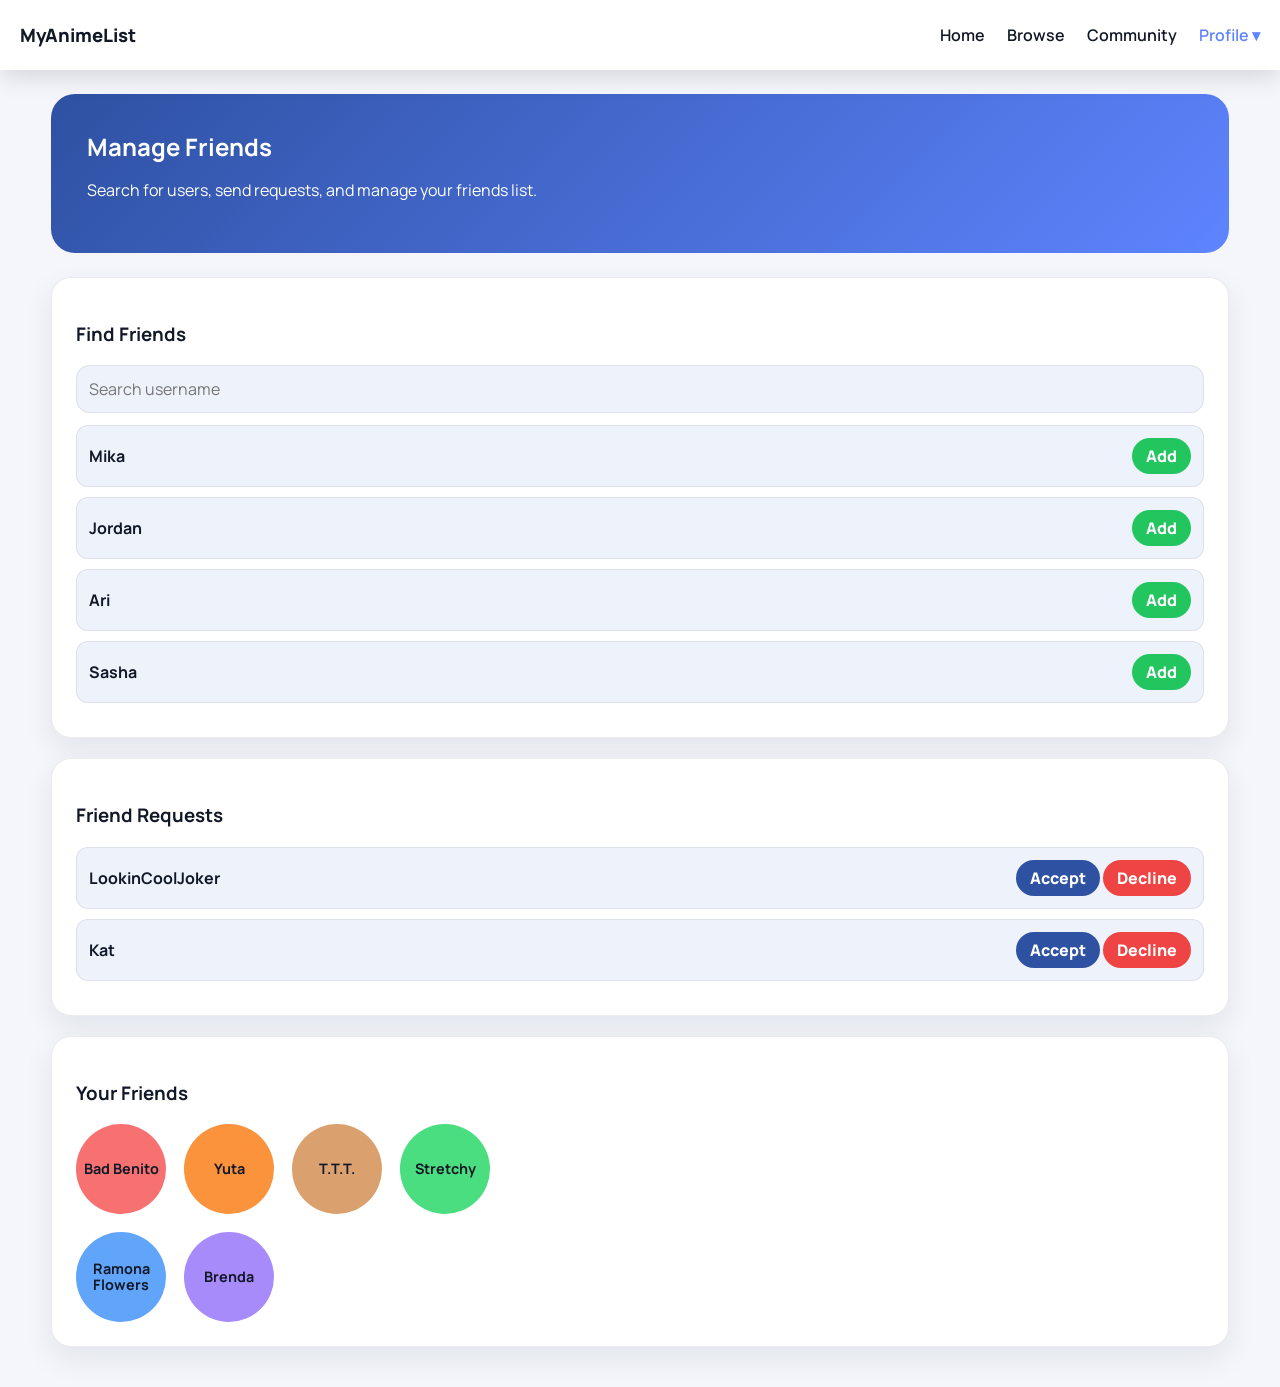
<file: friends.html>
<!DOCTYPE html>
<html lang="en">
<head>
    <meta charset="UTF-8">
    <meta name="viewport" content="width=device-width, initial-scale=1.0">
    <meta name="theme-color" content="#2E51A2">
    <title>Friends - MyAnimeList</title>
    <link rel="preconnect" href="https://fonts.googleapis.com">
    <link rel="preconnect" href="https://fonts.gstatic.com" crossorigin>
    <link href="https://fonts.googleapis.com/css2?family=Manrope:wght@200..800&display=swap" rel="stylesheet">
    <link rel="stylesheet" href="styles.css">
</head>
<body>

<header class="header">
  <span>
    <span class="brand">MyAnimeList</span>
    <nav>
      <ul>
        <li><a href="index.html">Home</a></li>
        <li><a href="browse.html">Browse</a></li>
        <li><a href="community.html">Community</a></li>
        <li><a href="profile.html" class="active-link"> Profile ▾</a></li>
      </ul>
    </nav>
  </span>
</header>

<main>
  <section class="browse-hero">
    <h1>Manage Friends</h1>
    <p>Search for users, send requests, and manage your friends list.</p>
  </section>

  <section class="friends-page-grid">

    <div class="profile-card">
      <h3>Find Friends</h3>
      <input id="friend-search" class="friend-search" placeholder="Search username">
      <div id="friend-results" class="friend-results"></div>
    </div>

    <div class="profile-card">
      <h3>Friend Requests</h3>
      <div id="friend-requests" class="friend-results"></div>
    </div>

    <div class="profile-card">
      <h3>Your Friends</h3>
      <div id="friends-grid" class="friends-grid"></div>
    </div>

  </section>
</main>

<script src="main.js"></script>
</body>
</html>
</file>
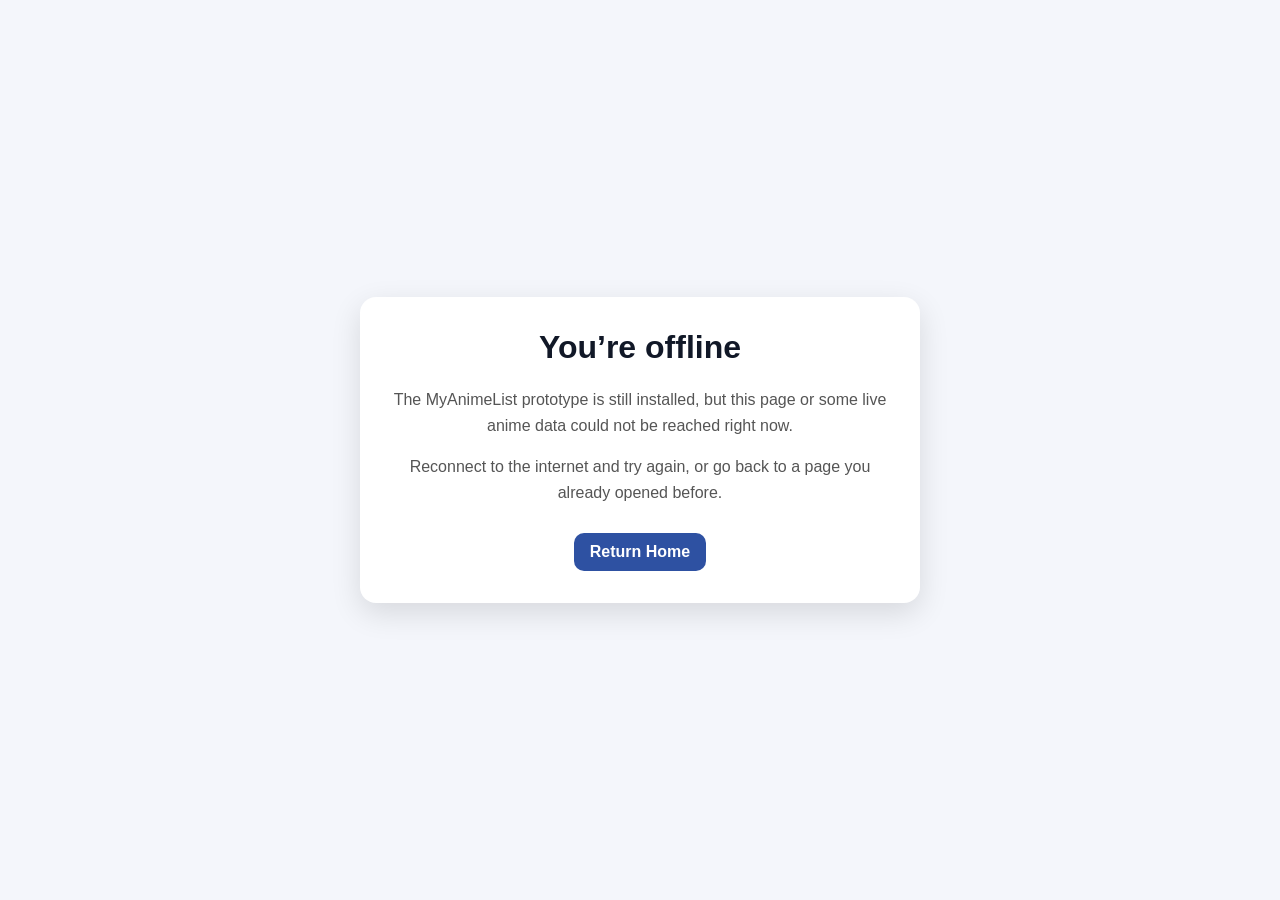
<file: offline.html>
<!DOCTYPE html>
<html lang="en">
<head>
  <meta charset="UTF-8">
  <meta name="viewport" content="width=device-width, initial-scale=1.0">
  <meta name="theme-color" content="#2E51A2">
  <title>Offline - MyAnimeList</title>
  <link rel="icon" href="https://upload.wikimedia.org/wikipedia/commons/7/7a/MyAnimeList_Logo.png">
  <link rel="stylesheet" href="styles.css">
  <style>
    .offline-wrap {
      min-height: 100vh;
      display: flex;
      align-items: center;
      justify-content: center;
      padding: 24px;
    }
    .offline-card {
      max-width: 560px;
      background: white;
      border-radius: 16px;
      box-shadow: 0 10px 30px rgba(0,0,0,0.12);
      padding: 32px;
      text-align: center;
    }
    .offline-card h1 { margin-top: 0; }
    .offline-card p { color: #555; line-height: 1.6; }
    .offline-card a {
      display: inline-block;
      margin-top: 12px;
      background: #2E51A2;
      color: white;
      text-decoration: none;
      padding: 10px 16px;
      border-radius: 10px;
      font-weight: 700;
    }
    @media (prefers-color-scheme: dark) {
      .offline-card { background: #1f1f1f; }
      .offline-card p { color: #ccc; }
    }
  </style>
</head>
<body>
  <div class="offline-wrap">
    <div class="offline-card">
      <h1>You’re offline</h1>
      <p>The MyAnimeList prototype is still installed, but this page or some live anime data could not be reached right now.</p>
      <p>Reconnect to the internet and try again, or go back to a page you already opened before.</p>
      <a href="index.html">Return Home</a>
    </div>
  </div>
</body>
</html>
</file>
<file: styles.css>
* {
  box-sizing: border-box;
  font-family: "Manrope", sans-serif;
}

:root {
  color-scheme: light dark;
  --bg: #f4f6fb;
  --surface: #ffffff;
  --surface-muted: #eef2fb;
  --text: #111827;
  --text-soft: #667085;
  --border: rgba(15, 23, 42, 0.08);
  --shadow: 0 12px 30px rgba(15, 23, 42, 0.08);
  --brand: #2E51A2;
  --brand-2: #5e84ff;
  --success: #3b82f6;
  --completed: #22c55e;
  --hold: #f59e0b;
  --danger: #ef4444;
  --planned: #8b5cf6;
}

@media (prefers-color-scheme: dark) {
  :root {
    --bg: #0f1115;
    --surface: #181c24;
    --surface-muted: #212734;
    --text: #f3f4f6;
    --text-soft: #a6aec2;
    --border: rgba(255, 255, 255, 0.08);
    --shadow: 0 12px 30px rgba(0, 0, 0, 0.28);
  }
}

body.dark {
  --bg: #0f1115;
  --surface: #181c24;
  --surface-muted: #212734;
  --text: #f3f4f6;
  --text-soft: #a6aec2;
  --border: rgba(255, 255, 255, 0.08);
  --shadow: 0 12px 30px rgba(0, 0, 0, 0.28);
}

body.light {
  --bg: #f4f6fb;
  --surface: #ffffff;
  --surface-muted: #eef2fb;
  --text: #111827;
  --text-soft: #667085;
  --border: rgba(15, 23, 42, 0.08);
}

html,
body {
  margin: 0;
  padding: 0;
  background: var(--bg);
  color: var(--text);
}

body {
  min-height: 100vh;
}

img {
  display: block;
  max-width: 100%;
}

a {
  color: inherit;
  text-decoration: none;
}

button,
input,
select,
textarea {
  font: inherit;
}

.header {
  position: sticky;
  top: 0;
  z-index: 100;
  background: var(--surface);
  box-shadow: 0 8px 24px rgba(0, 0, 0, 0.12);
  min-height: 70px;
  display: flex;
  align-items: center;
  padding: 14px 20px;
}

.header > span {
  width: min(1280px, 100%);
  margin: 0 auto;
  display: flex;
  justify-content: space-between;
  align-items: center;
  gap: 20px;
}

.brand {
  font-weight: 800;
  font-size: 1.15rem;
}

nav ul {
  list-style: none;
  display: flex;
  gap: 22px;
  margin: 0;
  padding: 0;
}

nav a {
  font-weight: 600;
  color: var(--text);
}

nav a:hover,
.active-link,
.text-link:hover {
  color: var(--brand-2);
}

.text-link {
  white-space: nowrap;
  background: var(--surface-muted);
  border: 1px solid var(--border);
  border-radius: 12px;
  padding: 8px 14px;
  font-weight: 700;
  font-size: 0.85rem;
  color: var(--text);
  display: inline-flex;
  align-items: center;
}

main {
  padding-bottom: 40px;
}

section {
  width: min(1200px, 92%);
  margin: 0 auto;
}

.section-header {
  margin-bottom: 14px;
}

.section-header h1,
.section-header h2,
.community-hero h1,
.browse-hero h1,
.profile-header h1 {
  margin: 0 0 8px;
}

.section-header p,
.helper-text,
.eyebrow,
.forum-meta,
.quick-label,
.update-meta,
.browse-meta,
.profile-kicker,
.anime-subtitle,
.episode-count,
.browse-description {
  color: var(--text-soft);
}

.eyebrow {
  text-transform: uppercase;
  letter-spacing: 0.08em;
  font-size: 0.76rem;
  font-weight: 800;
  margin: 0 0 6px;
}

.footer {
  width: 100%;
  padding: 25px;
  text-align: center;
  background: var(--brand);
  color: white;
}

.socials {
  display: flex;
  justify-content: center;
  align-items: center;
  gap: 10px;
  margin-bottom: 10px;
  flex-wrap: wrap;
}

.icon {
  width: 24px;
  height: 24px;
  cursor: pointer;
}

.featured,
.profile-page,
.browse-page {
  padding-top: 24px;
}

.home-panel {
  margin-top: 12px;
}

.anime-card-wrapper,
.trending-wrapper,
.forum-list,
.browse-grid {
  display: grid;
  gap: 20px;
}

.anime-card-wrapper {
  grid-template-columns: repeat(auto-fit, minmax(260px, 1fr));
  padding-bottom: 20px;
}

.trending-wrapper {
  grid-template-columns: repeat(auto-fit, minmax(270px, 1fr));
  padding-bottom: 24px;
}

.forum-list {
  grid-template-columns: repeat(auto-fit, minmax(220px, 1fr));
  padding-bottom: 28px;
}

.anime-card,
.profile-card,
.forum-card,
.browse-card {
  background: var(--surface);
  border: 1px solid var(--border);
  border-radius: 20px;
  box-shadow: var(--shadow);
}

.anime-card,
.browse-card {
  overflow: hidden;
  transition: transform 0.2s ease;
}

.anime-card:hover,
.browse-card:hover {
  transform: translateY(-2px);
}

.card-content {
  display: flex;
  gap: 15px;
  padding: 14px;
  align-items: stretch;
}

.anime-poster,
.browse-poster {
  width: 110px;
  min-width: 110px;
  height: 156px;
  object-fit: cover;
  border-radius: 14px;
  background: #cbd5e1;
}

.anime-info {
  display: flex;
  flex-direction: column;
  flex: 1;
  gap: 8px;
  justify-content: space-between;
}

.anime-title {
  margin: 0;
  line-height: 1.2;
}

.anime-subtitle {
  margin: 0;
}

.stats-row,
.browse-metrics,
.profile-quick-stats,
.card-heading-row,
.update-row,
.total-chip,
.friend-count,
.hero-actions {
  display: flex;
  align-items: center;
}

.stats-row {
  gap: 10px;
  flex-wrap: wrap;
}

.profile-quick-stats {
  flex-wrap: nowrap;
}

.profile-quick-stats > div {
  min-width: unset;
  flex: 1;
  padding: 10px;
}

.quick-label {
  font-size: 0.75rem;
}

.score-badge,
.rank-pill,
.status-pill {
  display: inline-flex;
  align-items: center;
  justify-content: center;
  border-radius: 999px;
  padding: 5px 10px;
  font-size: 0.82rem;
  font-weight: 800;
}

.score-badge {
  background: rgba(34, 197, 94, 0.15);
  color: #16a34a;
}

.rank-pill {
  background: rgba(46, 81, 162, 0.14);
  color: var(--brand-2);
}

.status-pill.watching,
.stat-fill.watching {
  background: var(--success);
}

.status-pill.completed,
.stat-fill.completed {
  background: var(--completed);
}

.status-pill.on-hold,
.stat-fill.on-hold {
  background: var(--hold);
}

.status-pill.dropped,
.stat-fill.dropped {
  background: var(--danger);
}

.status-pill.plan-to-watch,
.stat-fill.plan-to-watch {
  background: var(--planned);
}

.progress-container,
.bar {
  width: 100%;
  height: 10px;
  border-radius: 999px;
  overflow: hidden;
  background: rgba(148, 163, 184, 0.22);
}

.progress-bar,
.stat-fill {
  height: 100%;
  border-radius: 999px;
}

.progress-bar {
  background: var(--brand);
}

.quick-card .list-save-btn {
  margin-top: auto;
}

.community-hero,
.browse-hero {
  margin: 24px auto;
  padding: 36px;
  border-radius: 24px;
  color: white;
  background: linear-gradient(135deg, var(--brand), var(--brand-2));
}

body.dark .browse-search,
body.dark .multi-filter-btn {
  background: var(--surface);
  border: 1px solid var(--border);
  color: var(--text);
}

body.dark .browse-search::placeholder {
  color: var(--text-soft);
}

.forum-card {
  padding: 20px;
}

.carousel {
  position: relative;
  width: 100%;
  margin-top: 18px;
}

.carousel-card-area {
  position: relative;
}

.carousel-slide {
  display: none;
}

.carousel-slide.active {
  display: block;
  animation: fadeIn 0.45s ease-in-out;
}

@keyframes fadeIn {
  from { opacity: 0; }
  to { opacity: 1; }
}

.hero-card {
  min-height: 340px;
}

.hero-card-grid {
  display: grid;
  grid-template-columns: minmax(180px, 240px) 1fr;
  gap: 22px;
  padding: 24px;
  align-items: center;
}

.hero-poster {
  width: 100%;
  max-width: 240px;
  aspect-ratio: 2 / 3;
  object-fit: cover;
  border-radius: 18px;
  background: #cbd5e1;
}

.hero-copy {
  display: flex;
  flex-direction: column;
  gap: 12px;
  min-width: 0;
}

.hero-title {
  margin: 0;
  font-size: clamp(1.4rem, 2.8vw, 2.2rem);
  line-height: 1.08;
}

.hero-synopsis {
  display: -webkit-box;
  -webkit-line-clamp: 5;
  line-clamp: 5;
  -webkit-box-orient: vertical;
  overflow: hidden;
}

.hero-actions {
  gap: 12px;
  flex-wrap: wrap;
  margin-top: 4px;
}

.carousel-btn {
  position: absolute;
  top: 50%;
  transform: translateY(-50%);
  z-index: 20;
  width: 42px;
  height: 42px;
  border-radius: 999px;
  border: none;
  background: rgba(0, 0, 0, 0.45);
  color: white;
  display: flex;
  align-items: center;
  justify-content: center;
  cursor: pointer;
}

.prev {
  left: 14px;
}

.next {
  right: 14px;
}

.carousel-dots {
  display: flex;
  justify-content: center;
  gap: 8px;
  padding-top: 14px;
}

.dot {
  width: 11px;
  height: 11px;
  border: none;
  border-radius: 50%;
  background: #94a3b8;
  cursor: pointer;
}

.dot.active {
  background: var(--brand);
}

.profile-shell {
  overflow: hidden;
}

.profile-header {
  background: linear-gradient(180deg, rgba(46,81,162,0.12), rgba(46,81,162,0.04));
  border: 1px solid var(--border);
  border-radius: 24px;
}

.profile-banner {
  height: 140px;
  background: linear-gradient(135deg, var(--brand), var(--brand-2));
}

.profile-info-row {
  display: flex;
  align-items: flex-end;
  gap: 18px;
  flex-wrap: wrap;
  padding: 0 24px 24px;
  margin-top: -46px;
}

.avatar {
  width: 92px;
  height: 92px;
  border-radius: 50%;
  display: grid;
  place-items: center;
  font-size: 2rem;
  font-weight: 800;
  color: #111827;
  background: linear-gradient(135deg, #cbd5e1, #94a3b8);
  border: 4px solid var(--surface);
}

.user-details {
  flex: 1;
  display: flex;
  flex-direction: column;
  justify-content: center;
  min-width: 180px;
}

#profile-name {
  margin: 0;
  font-size: 2rem;
  line-height: 1.1;
}

#profile-tagline {
  margin: 6px 0 0;
  color: var(--text-soft);
}

.profile-quick-stats {
  gap: 14px;
  flex-wrap: wrap;
  justify-content: flex-end;
}

.profile-quick-stats > div,
.total-chip {
  min-width: 110px;
  padding: 12px 14px;
  border-radius: 16px;
  background: var(--surface);
  border: 1px solid var(--border);
  display: flex;
  flex-direction: column;
  gap: 4px;
}

.profile-grid {
  width: min(1200px, 92%);
  margin: 20px auto 0;
  display: grid;
  grid-template-columns: 1fr 1.2fr;
  gap: 20px;
}

.friends-card {
  display: flex;
  flex-direction: column;
  justify-content: flex-start;
  padding: 24px;
}

.updates-card {
  min-width: 0;
}

.update-row {
  display: grid;
  grid-template-columns: 52px 1fr auto;
}

.profile-card {
  padding: 24px;
}

.card-heading-row {
  justify-content: space-between;
  gap: 16px;
  margin-bottom: 16px;
}

.bio-input,
.browse-search,
.browse-filter,
.browse-form-grid select,
.browse-form-grid input {
  width: 100%;
  border: 1px solid var(--border);
  background: var(--surface-muted);
  color: var(--text);
  border-radius: 14px;
  padding: 12px 14px;
}

.bio-input {
  resize: vertical;
  min-height: 150px;
}

.bio-actions {
  display: flex;
  gap: 8px;
}

.secondary-btn,
.list-save-btn,
.primary-btn,
.browse-link-btn {
  border: none;
  border-radius: 12px;
  padding: 10px 16px;
  font-weight: 700;
  cursor: pointer;
  display: inline-flex;
  align-items: center;
  justify-content: center;
}

.list-save-btn,
.primary-btn {
  background: var(--brand);
  color: white;
}

.secondary-btn,
.browse-link-btn {
  background: var(--surface-muted);
  color: var(--text);
  border: 1px solid var(--border);
}

.stats-stack {
  display: grid;
  gap: 14px;
}

.stat-row {
  display: grid;
  grid-template-columns: 130px 1fr 48px;
  gap: 10px;
  align-items: center;
}

.totals-grid {
  display: grid;
  grid-template-columns: repeat(2, minmax(0, 1fr));
  gap: 12px;
  margin-top: 22px;
}

.updates-list {
  display: grid;
  gap: 12px;
}

.update-row {
  justify-content: space-between;
  gap: 12px;
  padding: 14px 16px;
  border-radius: 16px;
  background: var(--surface-muted);
  border: 1px solid var(--border);
}

.update-copy h3 {
  margin: 0 0 4px;
  font-size: 1rem;
}

.update-copy p {
  margin: 0;
  color: var(--text-soft);
}

.nav-dropdown {
  position: relative;
}

.nav-dropdown-menu {
  display: none;
  position: absolute;
  top: 100%;
  right: 0;
  background: var(--surface);
  border: 1px solid var(--border);
  border-radius: 12px;
  box-shadow: var(--shadow);
  min-width: 150px;
  padding: 8px;
  z-index: 200;
}

.nav-dropdown-menu a {
  display: block;
  padding: 10px 12px;
  border-radius: 8px;
}

.nav-dropdown-menu a:hover {
  background: var(--surface-muted);
}

.nav-dropdown:hover .nav-dropdown-menu {
  display: block;
}

.friends-page-grid .profile-card {
  padding: 24px;
}

.friend-result-card,
.friend-request-card {
  align-items: center;
  font-weight: 700;
}

.friends-grid {
  display: grid;
  grid-template-columns: repeat(4, 90px);
  gap: 18px;
  margin-top: 16px;
}

.friend {
  width: 90px;
  height: 90px;
  border-radius: 50%;

  display: flex;
  align-items: center;
  justify-content: center;
  text-align: center;

  font-weight: 700;
  font-size: 0.9rem;
  line-height: 1.1;
}

#friend-count {
  font-weight: 700;
  color: var(--text-soft);
}

.friends-card {
  min-height: 260px;
}

.friends-page-grid {
  display: grid;
  gap: 20px;
  margin-top: 20px;
}

.friend-search {
  width: 100%;
  padding: 12px;
  border-radius: 14px;
  border: 1px solid var(--border);
  background: var(--surface-muted);
  color: var(--text);
  margin-bottom: 12px;
}

.friend-result-card,
.friend-request-card {
  display: flex;
  justify-content: space-between;
  padding: 12px;
  border-radius: 12px;
  background: var(--surface-muted);
  border: 1px solid var(--border);
  margin-bottom: 10px;
}

.friend {
  background: var(--brand);
  color: #111827;
}

.friend:nth-child(6n + 1) { background: #f87171; }
.friend:nth-child(6n + 2) { background: #fb923c; }
.friend:nth-child(6n + 3) { background: #DAA06D; }
.friend:nth-child(6n + 4) { background: #4ade80; }
.friend:nth-child(6n + 5) { background: #60a5fa; }
.friend:nth-child(6n + 6) { background: #a78bfa; }

.add-btn,
.accept-btn {
  background: var(--brand);
  color: white;
  border: none;
  border-radius: 999px;
  padding: 7px 14px;
  font-weight: 800;
  cursor: pointer;
}

.add-btn {
  background: #22c55e;
}

.add-btn:hover {
  background: #16a34a;
}

.decline-btn {
  background: var(--danger);
  color: white;
  border: none;
  border-radius: 999px;
  padding: 7px 14px;
  font-weight: 800;
  cursor: pointer;
}

.browse-actions {
  display: grid;
  gap: 12px;
  margin-top: 16px;
  grid-template-columns: 2fr 1fr 1fr;
}

.browse-grid {
  grid-template-columns: 1fr;
}

.browse-card {
  padding: 18px;
}

.browse-card-top {
  display: grid;
  grid-template-columns: 120px 1fr;
  gap: 18px;
}

.browse-copy {
  min-width: 0;
}

.browse-title-row {
  display: flex;
  justify-content: space-between;
  gap: 12px;
  align-items: flex-start;
}

.browse-title-row h3 {
  margin: 0 0 4px;
}

.browse-metrics {
  gap: 10px;
  flex-wrap: wrap;
  margin: 10px 0 12px;
}

.browse-description {
  margin: 0;
  line-height: 1.55;
}

.browse-form-grid {
  margin-top: 18px;
  display: grid;
  grid-template-columns: 1.2fr 1fr 1fr auto;
  gap: 12px;
  align-items: end;
}

.browse-form-grid label {
  display: grid;
  gap: 8px;
  font-weight: 700;
}

.empty-state {
  padding: 20px;
  border-radius: 18px;
  background: var(--surface);
  border: 1px dashed var(--border);
  color: var(--text-soft);
}

@media (max-width: 920px) {
  .profile-grid {
    grid-template-columns: 1fr;
  }

  .browse-actions {
    grid-template-columns: 1fr;
  }

  .browse-form-grid {
    grid-template-columns: 1fr 1fr;
  }
}

@media (max-width: 760px) {
  .header > span {
    flex-direction: column;
    align-items: flex-start;
  }

  nav ul {
    flex-wrap: wrap;
    gap: 14px;
  }

  .community-hero,
  .browse-hero {
    padding: 24px;
  }

  .hero-card-grid {
    grid-template-columns: 1fr;
    padding: 18px;
  }

  .hero-poster {
    max-width: 220px;
    margin: 0 auto;
  }

  .carousel-card-area {
    min-height: auto;
  }

  .browse-card-top {
    grid-template-columns: 1fr;
  }

  .anime-poster,
  .browse-poster {
    width: 100px;
    min-width: 100px;
    height: 145px;
  }

  .friends-grid {
    grid-template-columns: repeat(3, 70px);;
  }
}

@media (max-width: 560px) {
  .profile-info-row {
    padding: 0 18px 18px;
  }

  .profile-quick-stats {
    width: 100%;
    justify-content: flex-start;
  }

  .totals-grid,
  .browse-form-grid {
    grid-template-columns: 1fr;
  }

  .update-row {
    flex-direction: column;
    align-items: flex-start;
  }

  .friends-grid {
    grid-template-columns: repeat(2, 82px);
    gap: 18px;
  }

  .friend {
    width: 82px;
    height: 82px;
    font-size: 0.8rem;
  }

    .carousel-btn {
    top: 50%;
    bottom: auto;
    transform: translateY(-50%);
    width: 38px;
    height: 38px;
  }

  .prev {
    left: 10px;
  }

  .next {
    right: 10px;
  }

  .update-poster {
    display: none;
  }
}

.friend-actions {
  display: flex;
  align-items: center;
  gap: 10px;
}

.add-friend-btn {
  background: #22c55e;
  color: white;
  border: none;
  border-radius: 999px;
  padding: 6px 12px;
  font-weight: 700;
  cursor: pointer;
  transition: 0.2s ease;
}

.add-friend-btn:hover {
  background: #16a34a;
}

.friend:nth-child(1) { background: #f87171; }
.friend:nth-child(2) { background: #fb923c; }
.friend:nth-child(3) { background: #DAA06D; }
.friend:nth-child(4) { background: #4ade80; }
.friend:nth-child(5) { background: #60a5fa; }
.friend:nth-child(6) { background: #a78bfa; }

.voice-search-wrap {
  position: relative;
  flex: 1;
}

.voice-search-wrap .browse-search {
  width: 100%;
  padding-right: 80px;
}

#voice-search-btn {
  position: absolute;
  right: 10px;
  top: 50%;
  transform: translateY(-50%);
  background: none;
  border: none;
  cursor: pointer;
  font-size: 1rem;
  padding: 4px;
  color: var(--text-soft);
  display: flex;
  align-items: center;
}

#voice-search-btn.listening {
  color: var(--brand);
}

#theme-toggle {
  background: none;
  border: none;
  cursor: pointer;
  color: inherit;
  padding: 4px;
  display: flex;
  align-items: center;
}

.icon-sun { display: none; }
.icon-moon { display: block; }

body.dark .icon-sun { display: block; }
body.dark .icon-moon { display: none; }

.update-row {
  display: flex;
  align-items: center;
  justify-content: flex-start;
}

.update-poster {
  width: 45px;
  height: 65px;
  object-fit: cover;
  border-radius: 6px;
  flex-shrink: 0;
}

.update-meta {
  margin-left: auto;
  flex-shrink: 0;
}

.multi-filter {
  position: relative;
  min-width: 0;
}

.multi-filter-btn {
  width: 100%;
  padding: 12px 14px;
  border: 1px solid var(--border);
  background: var(--surface-muted);
  color: var(--text);
  border-radius: 14px;
  font-weight: 600;
  cursor: pointer;
  text-align: left;
  display: flex;
  justify-content: space-between;
  align-items: center;
  gap: 8px;
  overflow: hidden;
}

.multi-filter-dropdown {
  display: none;
  position: absolute;
  top: calc(100% + 6px);
  left: 0;
  min-width: 100%;
  background: var(--surface);
  border: 1px solid var(--border);
  border-radius: 14px;
  padding: 10px;
  z-index: 50;
  box-shadow: var(--shadow);
  display: none;
  flex-direction: column;
  gap: 8px;
}

.multi-filter-dropdown.open {
  display: flex;
}

.multi-filter-dropdown label {
  display: flex;
  align-items: center;
  gap: 8px;
  cursor: pointer;
  font-weight: 500;
  white-space: nowrap;
}

.multi-filter-btn span:first-child {
  overflow: hidden;
  text-overflow: ellipsis;
  white-space: nowrap;
  min-width: 0;
}

.multi-filter-btn span:last-child {
  flex-shrink: 0;
}

.community-hero {
    background: linear-gradient(135deg, #2E51A2, #4f74c8);
    color: white;
    padding: 40px 20px;
    text-align: center;
}

.community-hero h1 {
    margin: 0 0 10px 0;
    font-size: 2rem;
}

.community-hero p {
    margin: 0;
    font-size: 1rem;
    opacity: 0.95;
}

.trending-wrapper {
    display: flex;
    gap: 20px;
    overflow-x: auto;
    padding: 10px 0 10px 10px;
    scroll-snap-type: x mandatory;
    -webkit-overflow-scrolling: touch;
}

.trending-wrapper::-webkit-scrollbar {
    display: none;
}

.forum-list {
    display: grid;
    grid-template-columns: repeat(auto-fit, minmax(260px, 1fr));
    gap: 20px;
    padding: 10px;
}

.forum-card {
    background: var(--surface);
    color: var(--text);
    border-radius: 12px;
    box-shadow: 0 4px 10px rgba(0,0,0,0.1);
    padding: 18px;
    transition: transform 0.2s ease, box-shadow 0.2s ease;
}

.forum-card:hover {
    transform: translateY(-4px);
    box-shadow: 0 4px 15px rgba(0,0,0,0.18);
}

.forum-card h3 {
    margin-top: 0;
    margin-bottom: 10px;
}

.forum-card p {
    margin-bottom: 12px;
    color: var(--text-soft);
}

.forum-meta {
    color: #2E51A2;
    font-weight: bold;
    font-size: 0.9rem;
}

.thread-viewer {
  margin-top: 28px;
  padding: 24px;
  background: var(--surface);
  border: 1px solid var(--border);
  border-radius: 20px;
  box-shadow: var(--shadow);
}

.thread-header {
  margin-bottom: 18px;
}

.thread-posts {
  display: grid;
  gap: 14px;
}

.thread-post-card {
  background: var(--surface-muted);
  border: 1px solid var(--border);
  border-radius: 18px;
  padding: 16px;
}

.thread-post-top {
  display: flex;
  justify-content: space-between;
  gap: 12px;
  margin-bottom: 8px;
}

.thread-user {
  font-weight: 800;
  color: var(--brand);
}

.thread-time {
  color: var(--text-soft);
  font-size: 0.85rem;
}

.thread-message {
  margin: 0;
  line-height: 1.5;
}

.hidden {
    display: none;
}

#ai-recommend-btn {
  position: absolute;
  right: 40px;
  top: 50%;
  transform: translateY(-50%);
  background: none;
  border: none;
  cursor: pointer;
  font-size: 0.8rem;
  padding: 4px;
  color: #666666;
  display: flex;
  align-items: center;
  gap: 4px;
}

#ai-recommend-btn.listening {
  color: var(--brand);
}

body.dark #ai-recommend-btn {
  color: #aaaaaa;
}

#ai-modal {
  position: fixed;
  inset: 0;
  z-index: 200;
  display: flex;
  align-items: center;
  justify-content: center;
}

.ai-modal-backdrop {
  position: absolute;
  inset: 0;
  background: rgba(0, 0, 0, 0.5);
}

.ai-modal-box {
  position: relative;
  background: var(--surface);
  border-radius: 20px;
  padding: 24px;
  width: min(500px, 90%);
  box-shadow: var(--shadow);
  z-index: 201;
}

.ai-modal-header {
  display: flex;
  justify-content: space-between;
  align-items: center;
  margin-bottom: 16px;
}

.ai-modal-header h3 {
  margin: 0;
}

#ai-modal-close {
  background: none;
  border: none;
  cursor: pointer;
  font-size: 1rem;
  color: var(--text-soft);
}

.ai-modal-body {
  color: var(--text);
  line-height: 1.6;
}
</file>
